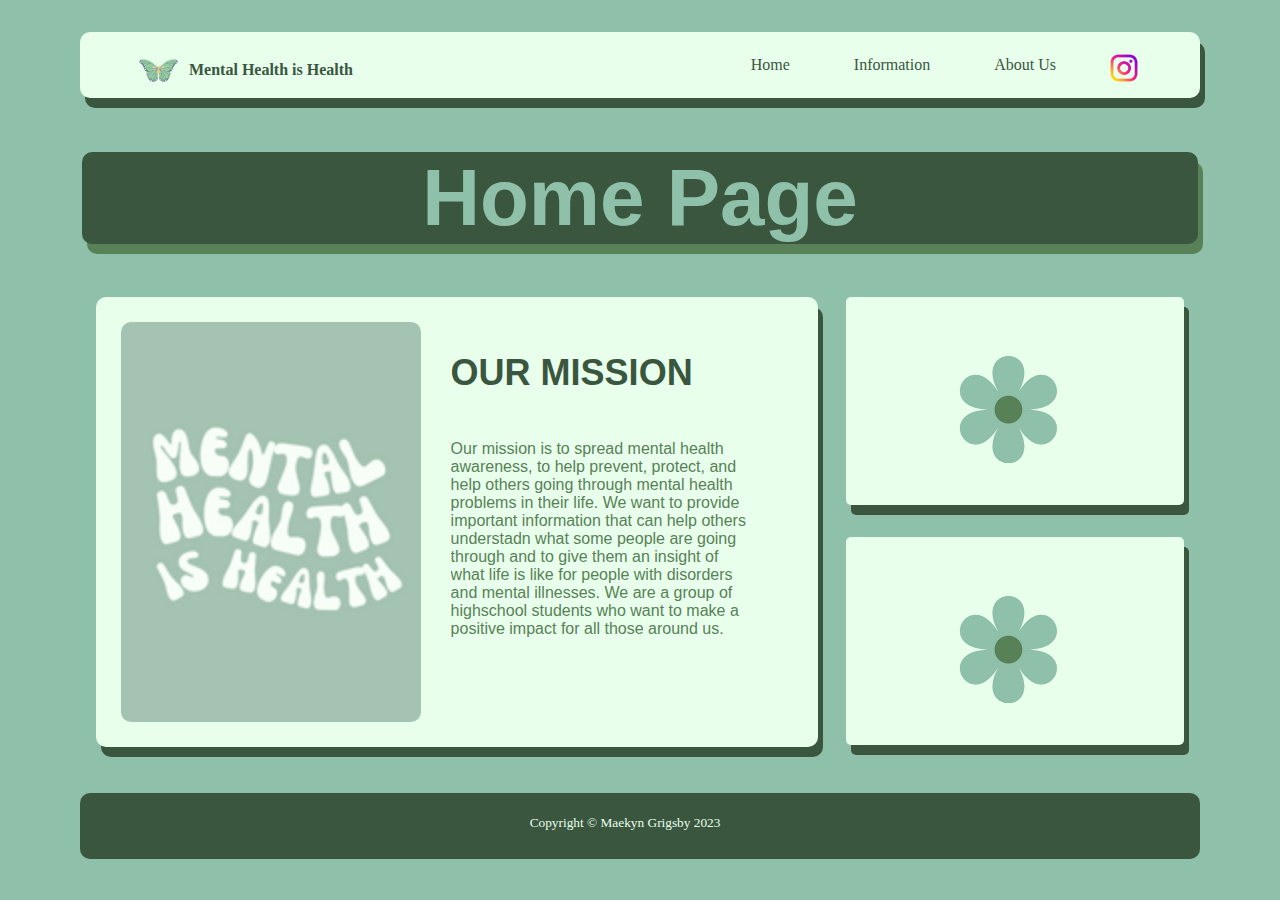
<file: index.html>
<!DOCTYPE html>
    <html lang="en">
        <head>
            <title>Mental Health is Health</title>
            <meta charset="utf-8">
            <link rel="stylesheet" href="style.css">
        </head>
        <body>
            <nav>
                <img src="img/logo.png" id="herologo" style="height:90%;width:auto;" alt="site logo">
                <a href="https://instagram.com" target="_blank"><img src="img/insta.png" alt="instagram logo" style="height:80%;width:auto;"></a>
                <h4>Mental Health is Health</h4>
                <ul>
                    <li><a href="index.html">Home</a></li>
                    <li><a href="info.html">Information</a></li>
                    <li><a href="about.html">About Us</a></li>
                </ul>
            </nav>
            <header>
                <h1>Home Page</h1>
            </header>
            <main>
                <div class="twoone">
                    <div class="left">
                        <img src="img/men.png">
                        <h2>OUR MISSION</h2>
                        <p>Our mission is to spread mental health awareness, to help prevent, protect, and help others going through mental health problems in their life. We want to provide important information that can help others understadn what some people are going through and to give them an insight of what life is like for people with disorders and mental illnesses. We are a group of highschool students who want to make a positive impact for all those around us.</p>
                    </div>
                    <div class="right">
                        <img src="img/flower.png" class="flowerhero">
                    </div>
                    <div class="righttwo">
                        <img src="img/flower.png" class="flowerhero">
                    </div>
                </div>
            </main>
            <footer>
                <small><p>Copyright © Maekyn Grigsby 2023<br>
                <a href="mailto:mentalhealthishealth@gmail.com">mentalhealthishealth@gmail.com</a></p></small>
            </footer>
        </body>
    </html>
</file>
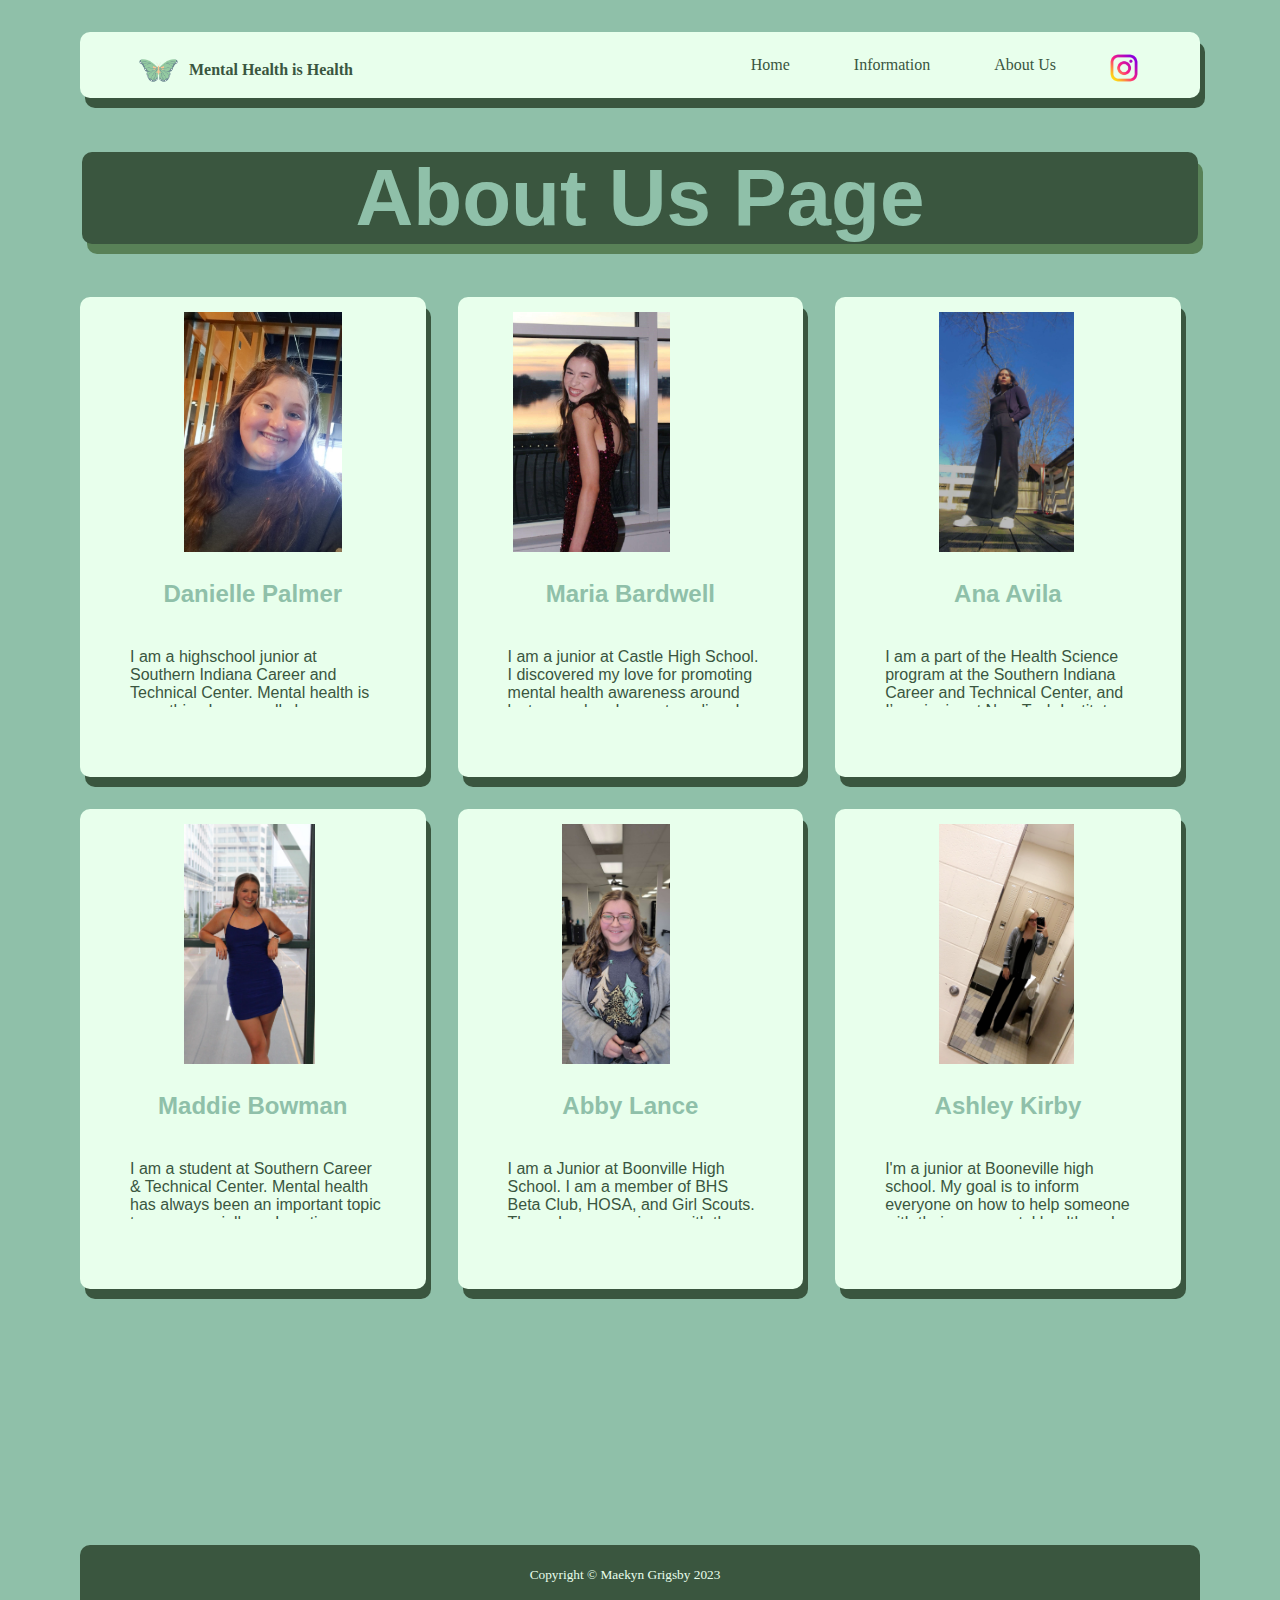
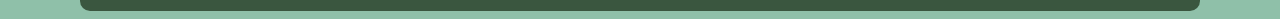
<file: about.html>
<!DOCTYPE html>
    <html lang="en">
        <head>
            <title>Mental Health is Health About Us</title>
            <meta charset="utf-8">
            <link rel="stylesheet" href="style.css">
        </head>
        <body>
            <nav>
                <img src="img/logo.png" id="herologo" style="height:90%;width:auto;" alt="site logo">
                <a href="https://instagram.com" target="_blank"><img src="img/insta.png" alt="instagram logo" style="height:80%;width:auto;"></a>
                <h4>Mental Health is Health</h4>
                <ul>
                    <li><a href="index.html">Home</a></li>
                    <li><a href="info.html">Information</a></li>
                    <li><a href="about.html">About Us</a></li>
                </ul>
            </nav>
            <header>
                <h1>About Us Page</h1>
            </header>
            <main>
                <div id="aboutus">
                    <div class="aboutcards" style="grid-column: 1/span 1;grid-row: 1/span 1;">
                        <img src="img/danielle.jpg" id="aboutimg" style="padding-left: 6.5em;">
                        <h3>Danielle Palmer</h3>
                        <div class="scroll">
                            <p>I am a highschool junior at Southern Indiana Career and Technical Center. Mental health is something I personally have struggled with. Over the last couple of years, I’ve dealt with the rollercoasters of depression, anxiety, and body image issues. It’s never easy. It’s hard and ever changing. I’ve dealt with people who dismiss the hardships of mental health, most of the time people just do not understand mental illness. This is why mental health education is so important.
                            </p>
                        </div>
                    </div>
                    <div class="aboutcards" style="grid-column: 2/span 1;grid-row: 1/span 1;">
                        <img src="img/maria.jpg" id="aboutimg">
                        <h3>Maria Bardwell</h3>
                        <div class="scroll">
                            <p>I am a junior at Castle High School. I discovered my love for promoting mental health awareness around last year when I was struggling. I was having a hard time with anxiety and one of my biggest questions I had was “what is too much worrying?” I just had no idea what to do, where to go, or how to talk about it. My goal with this project is to destigmatize, bring awareness to, and to help people manage their mental health.</p>
                        </div>
                    </div>
                    <div class="aboutcards" style="grid-column: 3/span 1;grid-row: 1/span 1;">
                        <img src="img/ana.jpg" id="aboutimg" style="padding-left: 6.5em;">
                        <h3>Ana Avila</h3>
                        <div class="scroll">
                            <p >I am a part of the Health Science program at the Southern Indiana Career and Technical Center, and I’m a junior at New Tech Institute. I’ve never really really educated myself on what mental health is. My thought on it was that mental health wasn’t  that serious, until not long ago I experienced a traumatic event, which led to me to struggle very much with my own mental health. I never really knew what to do or how to get the proper help I needed. With this project, I hope to have not only educated myself on how important mental health is, but to have also reached out to other people about how serious mental health is.  </p>
                        </div>
                    </div>
                    <div class="aboutcards" style="grid-column: 1/span 1;grid-row: 2/span 1;">
                        <img src="img/maddie.jpg" id="aboutimg" style="padding-left: 6.5em;">
                        <h3>Maddie Bowman</h3>
                        <div class="scroll">
                            <p>I am a student at Southern Career & Technical Center. Mental health has always been an important topic to me, especially as I continue my high school career. Throughout middle school and high school, I helped many people with their mental health in so many different ways. Mine as well as my partners goal throughout this mission is to help educate everyone how you can also help the people around you, when they need you the most!</p>
                        </div>
                    </div>
                    <div class="aboutcards" style="grid-column: 2/span 1;grid-row: 2/span 1;">
                        <img src="img/abby.jpg" id="aboutimg" style="padding-left: 6.5em;">
                        <h3>Abby Lance</h3>
                        <div class="scroll">
                            <p>I am a Junior at Boonville High School. I am a member of BHS Beta Club, HOSA, and Girl Scouts. Through my experience with these organizations, I have found my passion for community service and helping others.</p>
                        </div>
                    </div>
                    <div class="aboutcards" style="grid-column: 3/span 1;grid-row: 2/span 1;">
                        <img src="img/ashley.jpg" id="aboutimg" style="padding-left: 6.5em;">
                        <h3>Ashley Kirby</h3>
                        <div class="scroll">
                            <p> I'm a junior at Booneville high school. My goal is to inform everyone on how to help someone with their own mental health and others. Seeing my friends and family struggle has made me more passionate about being informed. I feel that it is very important to be able to help others around you.
                            </p>
                        </div>
                    </div>
                </div>
            </main>
            <footer>
                <small><p>Copyright © Maekyn Grigsby 2023<br>
                <a href="mailto:mentalhealthishealth@gmail.com">mentalhealthishealth@gmail.com</a></p></small>

            </footer>
        </body>
    </html>
</file>
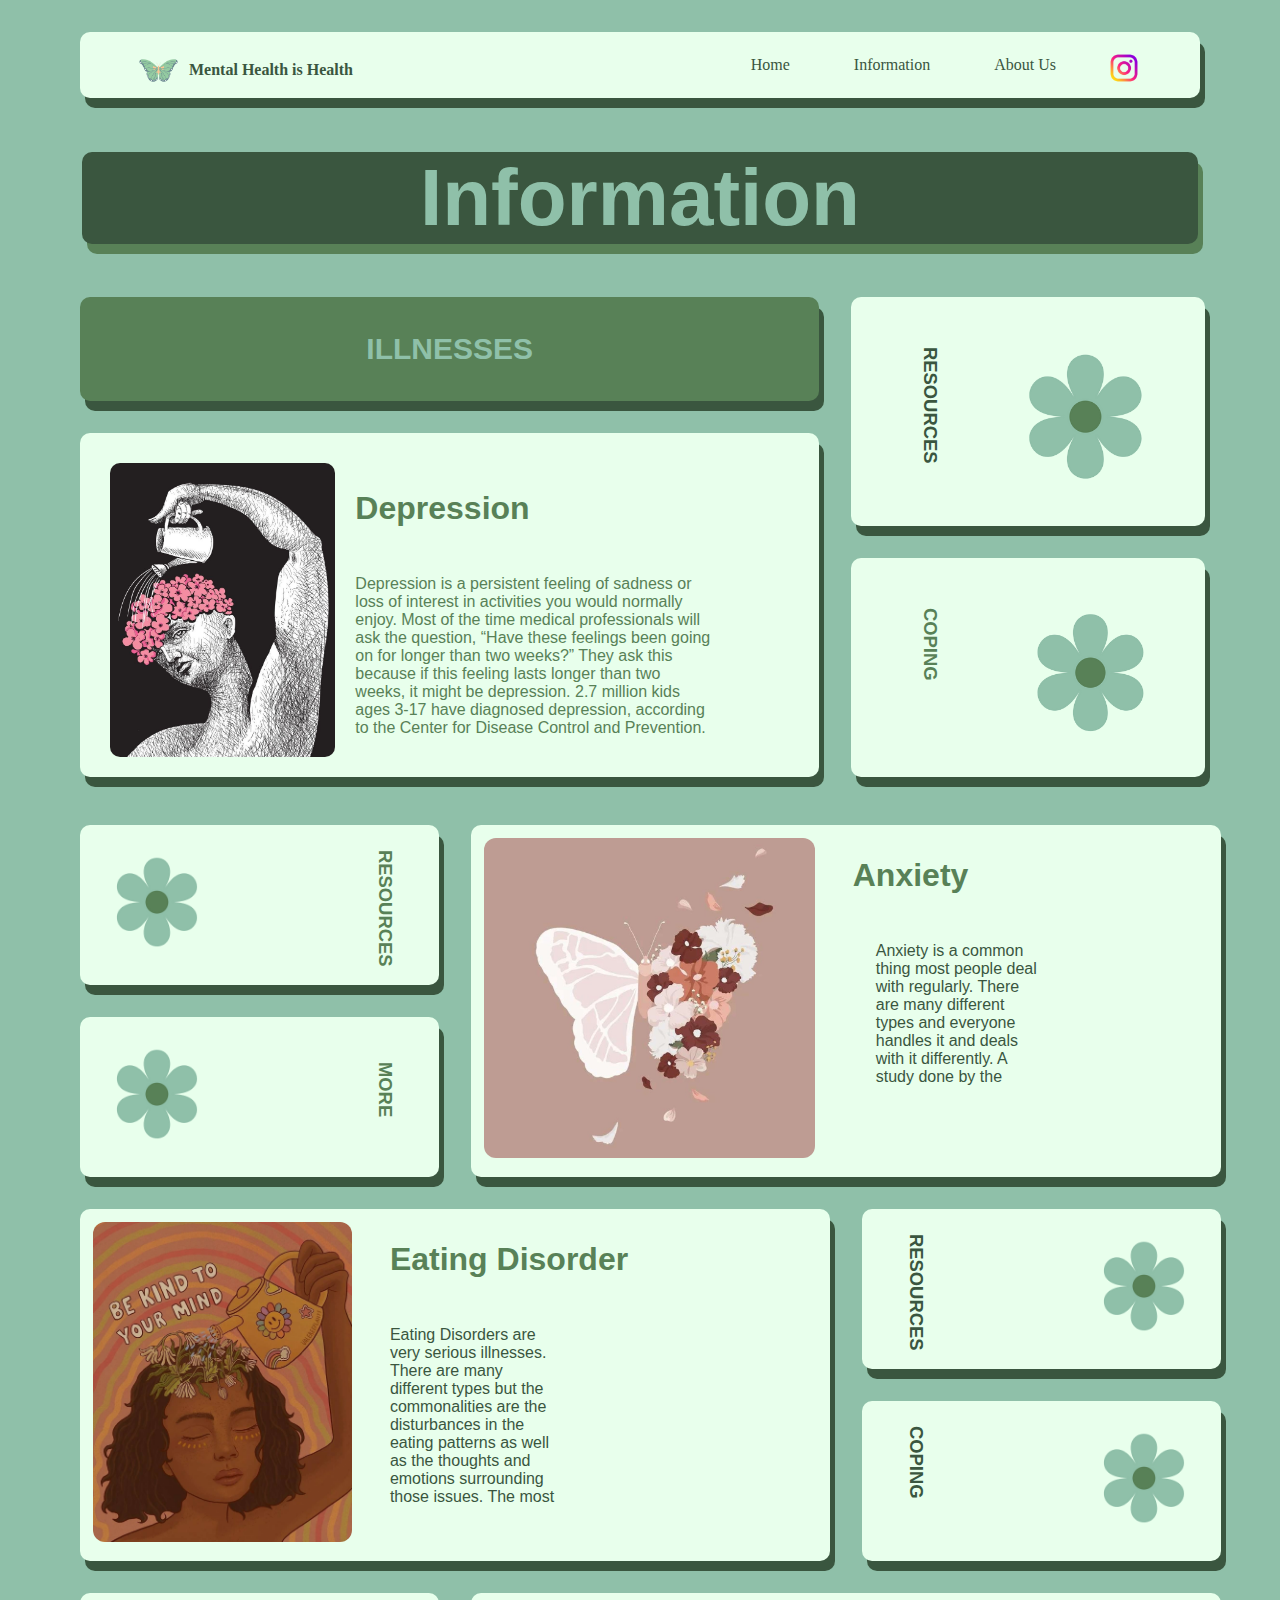
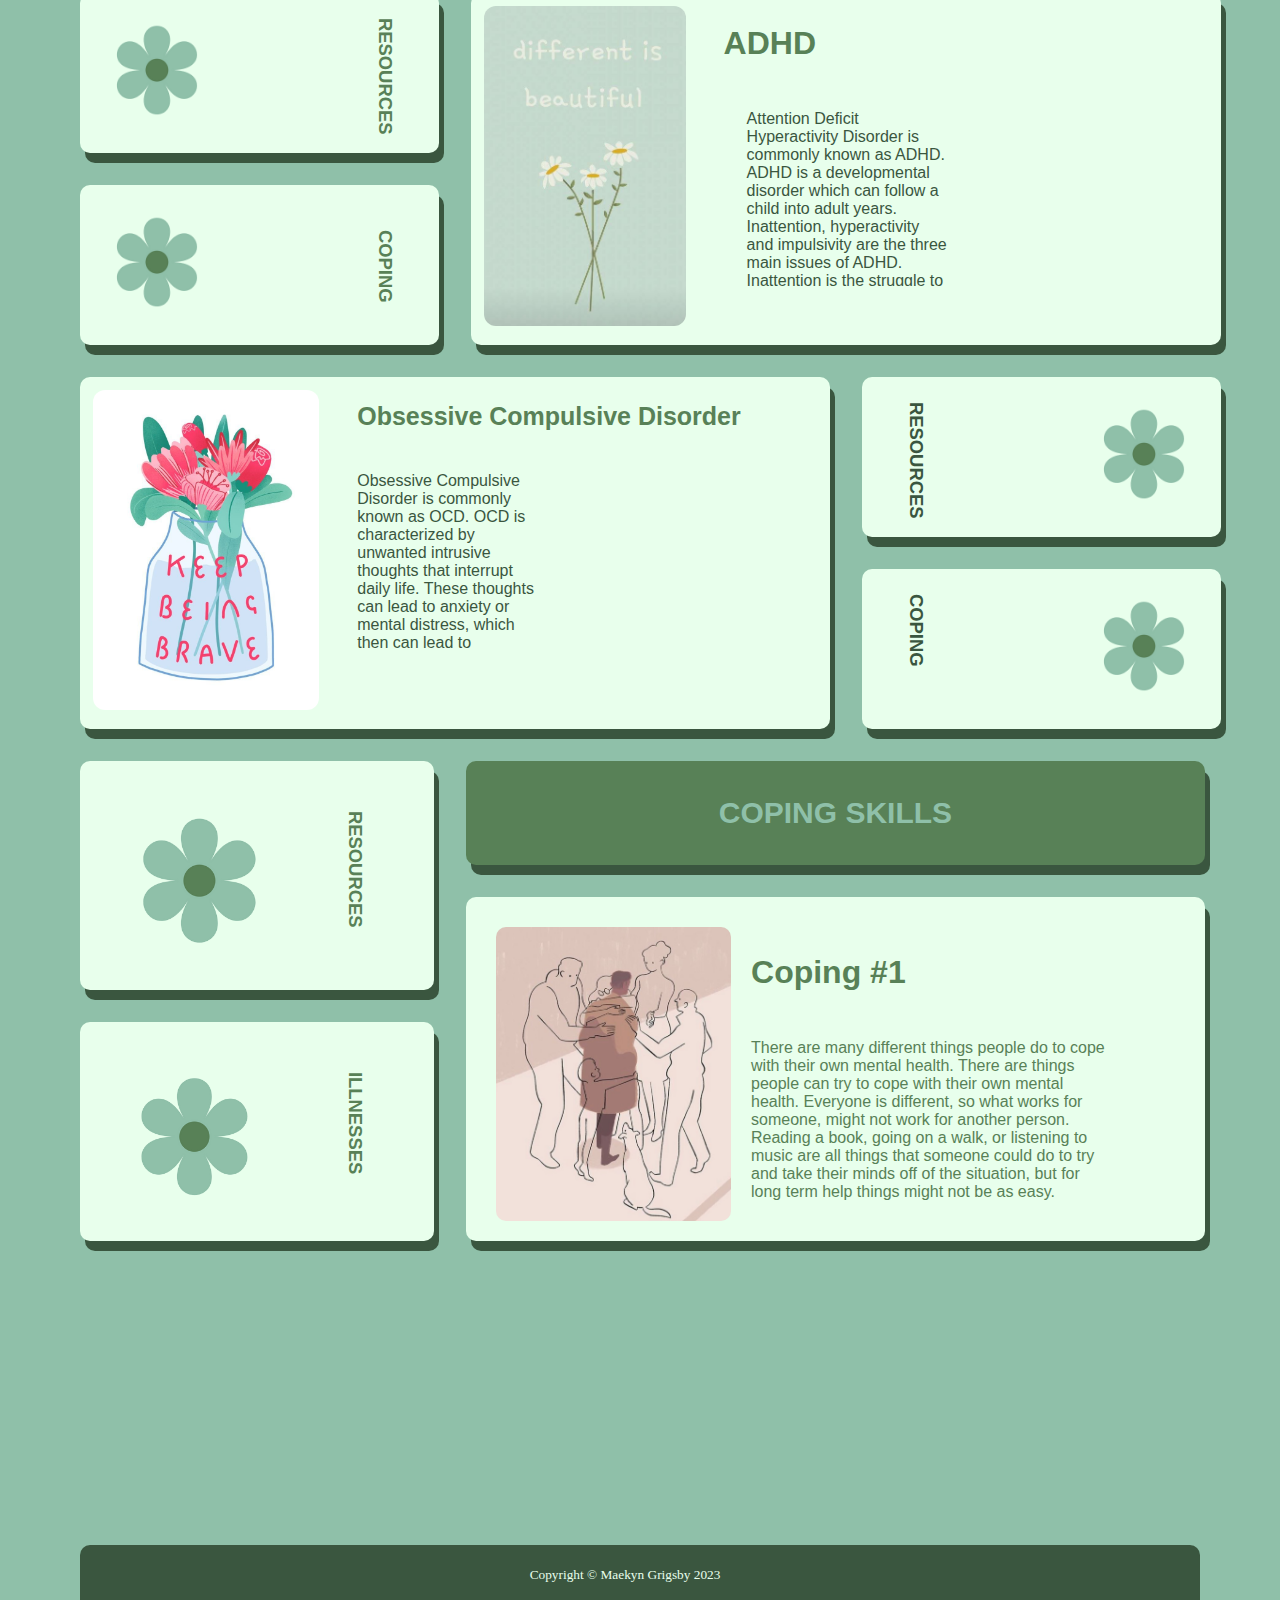
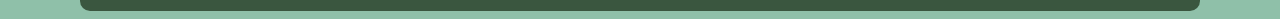
<file: info.html>
<!DOCTYPE html>
    <html lang="en">
        <head>
            <title>Mental Health is Health Information Page</title>
            <meta charset="utf-8">
            <link rel="stylesheet" href="style.css">
        </head>
        <body>
            
            <nav>
                <img src="img/logo.png" id="herologo" style="height:90%;width:auto;" alt="site logo">
                <a href="https://instagram.com" target="_blank"><img src="img/insta.png" alt="instagram logo" style="height:80%;width:auto;"></a>
                <h4>Mental Health is Health</h4>
                <ul>
                    <li><a href="index.html">Home</a></li>
                    <li><a href="info.html">Information</a></li>
                    <li><a href="about.html">About Us</a></li>
                </ul>
            </nav>
            <header>
                <h1>Information</h1>
            </header>
            <main>
                <div id="info">
                    <div class="infoheader" id="illnesses" style="grid-column: 1/span 2;grid-row: 1/span 1;">
                        <h2>Illnesses</h2>
                    </div>
                    <div class="infosections" style="grid-column: 3/span 1;grid-row: 1/span 2;">
                        <img src="img/flower.png" style="float: right;">
                        <a href="https://www.cdc.gov/childrensmentalhealth/data.html" target="_blank"  ><h6 class="verti1">RESOURCES</h6></a>
                    </div>
                    <div class="infosections" style="grid-column: 1/span 2;grid-row: 2/span 3;">
                        <img src="img/statue.jpg">
                        <h3>Depression</h3>
                        <div class="scroll" id="infoparts">
                            <p>Depression is a persistent feeling of sadness or loss of interest in activities you would normally enjoy. Most of the time medical professionals will ask the question, “Have these feelings been going on for longer than two weeks?” They ask this because if this feeling lasts longer than two weeks, it might be depression. 2.7 million kids ages 3-17 have diagnosed depression, according to the Center for Disease Control and Prevention. These numbers were taken in 2016-2019, pre-covid.</p>
                        </div>
                    </div>
                    <div class="infosections" style="grid-column: 3/span 1;grid-row: 3/span 2;">
                        <img src="img/flower.png" style="float: right;">
                        <h6 class="verti1" onclick="ScrollToCoping()">COPING</h6>
                    </div>
                </div>
                <div id="secondinfo">
                    <div class="underinfo" style="grid-column: 1/span 1;grid-row: 1/span 2;">
                        <img src="img/flower.png" style="float: left;">
                        <a href="https://www.cdc.gov/childrensmentalhealth/data.html" target="_blank"><h6 class="verti2" >RESOURCES</h6></a>
                    </div>
                    <div class="underinfo" style="grid-column: 2/span 2;grid-row: 1/span 4;">
                        <img src="img/anxiety.jpg">
                        <h3>Anxiety</h3>
                        <div class="scroll" id="infoparts" style="width:50%;height:50%;">
                            <p style="padding-left:3em;padding-right:5em;float: left;">Anxiety is a common thing most people deal with regularly. There are many different types and everyone handles it and deals with it differently. A study done by the Center for Disease Control and Prevention from 2016-2019 showed that 5.8 million kids ages 3-17 have diagnosed anxiety. (CDC) These numbers were taken pre-covid. Anxiety is not easy to deal with, but there are some things you can try in order to possibly provide some relief. Listening to music, talking with a trusted loved one, or keeping a diary are good things to try.</p>
                        </div>
                    </div>
                    <div class="underinfo" style="grid-column: 1/span 1;grid-row: 3/span 2;">
                        <img src="img/flower.png" style="float: left;">
                        <h6 class="verti2" style="padding-top: 45px;">MORE</h6>
                    </div>
                </div>
                <div id="secondinfo">
                    <div class="underinfo" style="grid-column: 3/span 1;grid-row: 1/span 2;">
                        <img src="img/flower.png" style="float: right;">
                        <a href="https://www.nimh.nih.gov/health/topics/eating-disorders" target="_blank"><h6 class="verti1" >RESOURCES</h6></a>
                    </div>
                    <div class="underinfo" style="grid-column: 1/span 2;grid-row: 1/span 4;">
                        <img src="img/ed.jpg">
                        <h3>Eating Disorder</h3>
                        <div class="scroll" id="infoparts" style="width:50%;">
                            <p>Eating Disorders are very serious illnesses. There are many different types but the commonalities are the disturbances in the eating patterns as well as the thoughts and emotions surrounding those issues. The most common types are anorexia nervosa, bulimia nervosa, and binge eating disorder. Eating disorders are becoming more and more common. These issues can be super hard to deal with, especially when trying to deal with them alone. It is important to reach out and get help. It can be very scary, but it is imperative to get help.</p>
                        </div>
                    </div>
                    <div class="underinfo" style="grid-column: 3/span 1;grid-row: 3/span 2;">
                        <img src="img/flower.png" style="float: right;">
                        <h6 class="verti1" onclick="ScrollToCoping()">COPING</h6>
                    </div>
                </div>
                <div id="secondinfo">
                    <div class="underinfo" style="grid-column: 1/span 1;grid-row: 1/span 2;">
                        <img src="img/flower.png" style="float: left;">
                        <a href="https://www.nimh.nih.gov/health/publications/attention-deficit-hyperactivity-disorder-in-children-and-teens-what-you-need-to-know " target="_blank"><h6 class="verti2" >RESOURCES</h6></a>
                    </div>
                    <div class="underinfo" style="grid-column: 2/span 2;grid-row: 1/span 4;">
                        <img src="img/difisbeau.jpg">
                        <h3>ADHD </h3>
                        <div class="scroll" id="infoparts">
                            <p style="padding-left:3em;padding-right:5em;float: left;">Attention Deficit Hyperactivity Disorder  is commonly known as ADHD. ADHD is a developmental disorder which can follow a child into adult years. Inattention, hyperactivity and impulsivity are the three main issues of ADHD. Inattention is the struggle to maintain focus. Not listening closely to small details, or not following through with tasks that require lots of mental effort are both some examples of inattention. Some examples of hyperactivity and impulsivity are fidgeting, talking excessively, and interrupting others. ADHD can make everyday tasks very difficult which is why it is important to seek help if you are struggling with symptoms. </p>
                        </div>
                    </div>
                    <div class="underinfo" style="grid-column: 1/span 1;grid-row: 3/span 2;">
                        <img src="img/flower.png" style="float: left;">
                        <h6 class="verti2" style="padding-top: 45px;" onclick="ScrollToCoping()">COPING</h6>
                    </div>
                </div>
                <div id="secondinfo">
                    <div class="underinfo" style="grid-column: 3/span 1;grid-row: 1/span 2;">
                        <img src="img/flower.png" style="float: right;">
                        <a href="https://www.mcleanhospital.org/essential/ocd-kids-teens" target="_blank"><h6 class="verti1" >RESOURCES</h6></a>
                    </div>
                    <div class="underinfo" style="grid-column: 1/span 2;grid-row: 1/span 4;">
                        <img src="img/bebrave.jpg">
                        <h3 style="font-size: 25px;">Obsessive Compulsive Disorder</h3>
                        <div class="scroll" id="infoparts" style="width:25em;">
                            <p>Obsessive Compulsive Disorder is commonly known as OCD. OCD is characterized by unwanted intrusive thoughts that interrupt daily life. These thoughts can lead to anxiety or mental distress, which then can lead to compulsions. These compulsions aim to stop the thoughts or distress. Some examples of compulsions are having to clean things a certain way, rewrite, reread or re-talk, or avoid certain words or numbers due to a negative connotation the person puts upon them. OCD can be very hard to live with due to these compulsions, this is why talking to someone trusted is always a good idea. </p>
                        </div>
                    </div>
                    <div class="underinfo" style="grid-column: 3/span 1;grid-row: 3/span 2;">
                        <img src="img/flower.png" style="float: right;">
                        <h6 class="verti1" onclick="ScrollToCoping()">COPING</h6>
                    </div>
                </div>
                <div id="info">
                    <div class="infosections" style="grid-column: 1/span 1;grid-row: 1/span 2;">
                        <img src="img/flower.png" style="float: left;">
                        <a href="https://linktr.ee/mentalhealthishealth_hosa " target="_blank"><h6 class="verti2" >RESOURCES</h6></a>
                    </div>
                    <div class="infoheader" id="coping" style="grid-column: 2/span 2;grid-row: 1/span 1;">
                        <h2>Coping Skills</h2>
                    </div>
                    <div class="infosections" style="grid-column: 1/span 1;grid-row: 3/span 2;">
                        <img src="img/flower.png" style="float: left;">
                        <h6 class="verti2" onclick="ScrollToIllnesses()">ILLNESSES</h6>
                    </div>
                    <div class="infosections" style="grid-column: 2/span 2;grid-row: 2/span 3;">
                        <img src="img/coping.jpg">
                        <h3>Coping #1</h3>
                        <div class="scroll" id="infoparts">
                            <p>There are many different things people do to cope with their own mental health. There are things people can try to cope with their own mental health. Everyone is different, so what works for someone, might not work for another person. Reading a book, going on a walk, or listening to music are all things that someone could do to try and take their minds off of the situation, but for long term help things might not be as easy. Journaling can be helpful for long term healing. By journaling, a person can document the things that give them problems. In the future, find ways to deal with those situations. Group therapy or support groups is also another great option. It gives people who are dealing with the same issues a space to freely talk through things. Medication and therapy are also some options. Through therapy, a person can get one on one time with a trained professional. They can give advice on situations, but also provide a safe environment. Medication is another option that can help lessen symptoms. There are many different ways to cope, the most important thing is finding what works for you. </p>
                        </div>
                    </div>
                    
                </div>
                
            </main>
            <footer>
                <small><p>Copyright © Maekyn Grigsby 2023<br>
                <a href="mailto:mentalhealthishealth@gmail.com">mentalhealthishealth@gmail.com</a></p></small>

            </footer>
        </body>
        <script>
            window.scroll({
            top: 2500, 
            left: 0, 
            behavior: 'smooth'
            });

            // Scroll certain amounts from current position 
            window.scrollBy({ 
            top: 100, // could be negative value
            left: 0, 
            behavior: 'smooth' 
            });

            // Scroll to a certain element
            function ScrollToIllnesses() {
                document.querySelector('#illnesses').scrollIntoView({ 
                behavior: 'smooth'
                }) 
            };

            function ScrollToCoping() {
                document.querySelector('#coping').scrollIntoView({ 
                behavior: 'smooth'
                }) 
            };

            
        </script>
    </html>
</file>
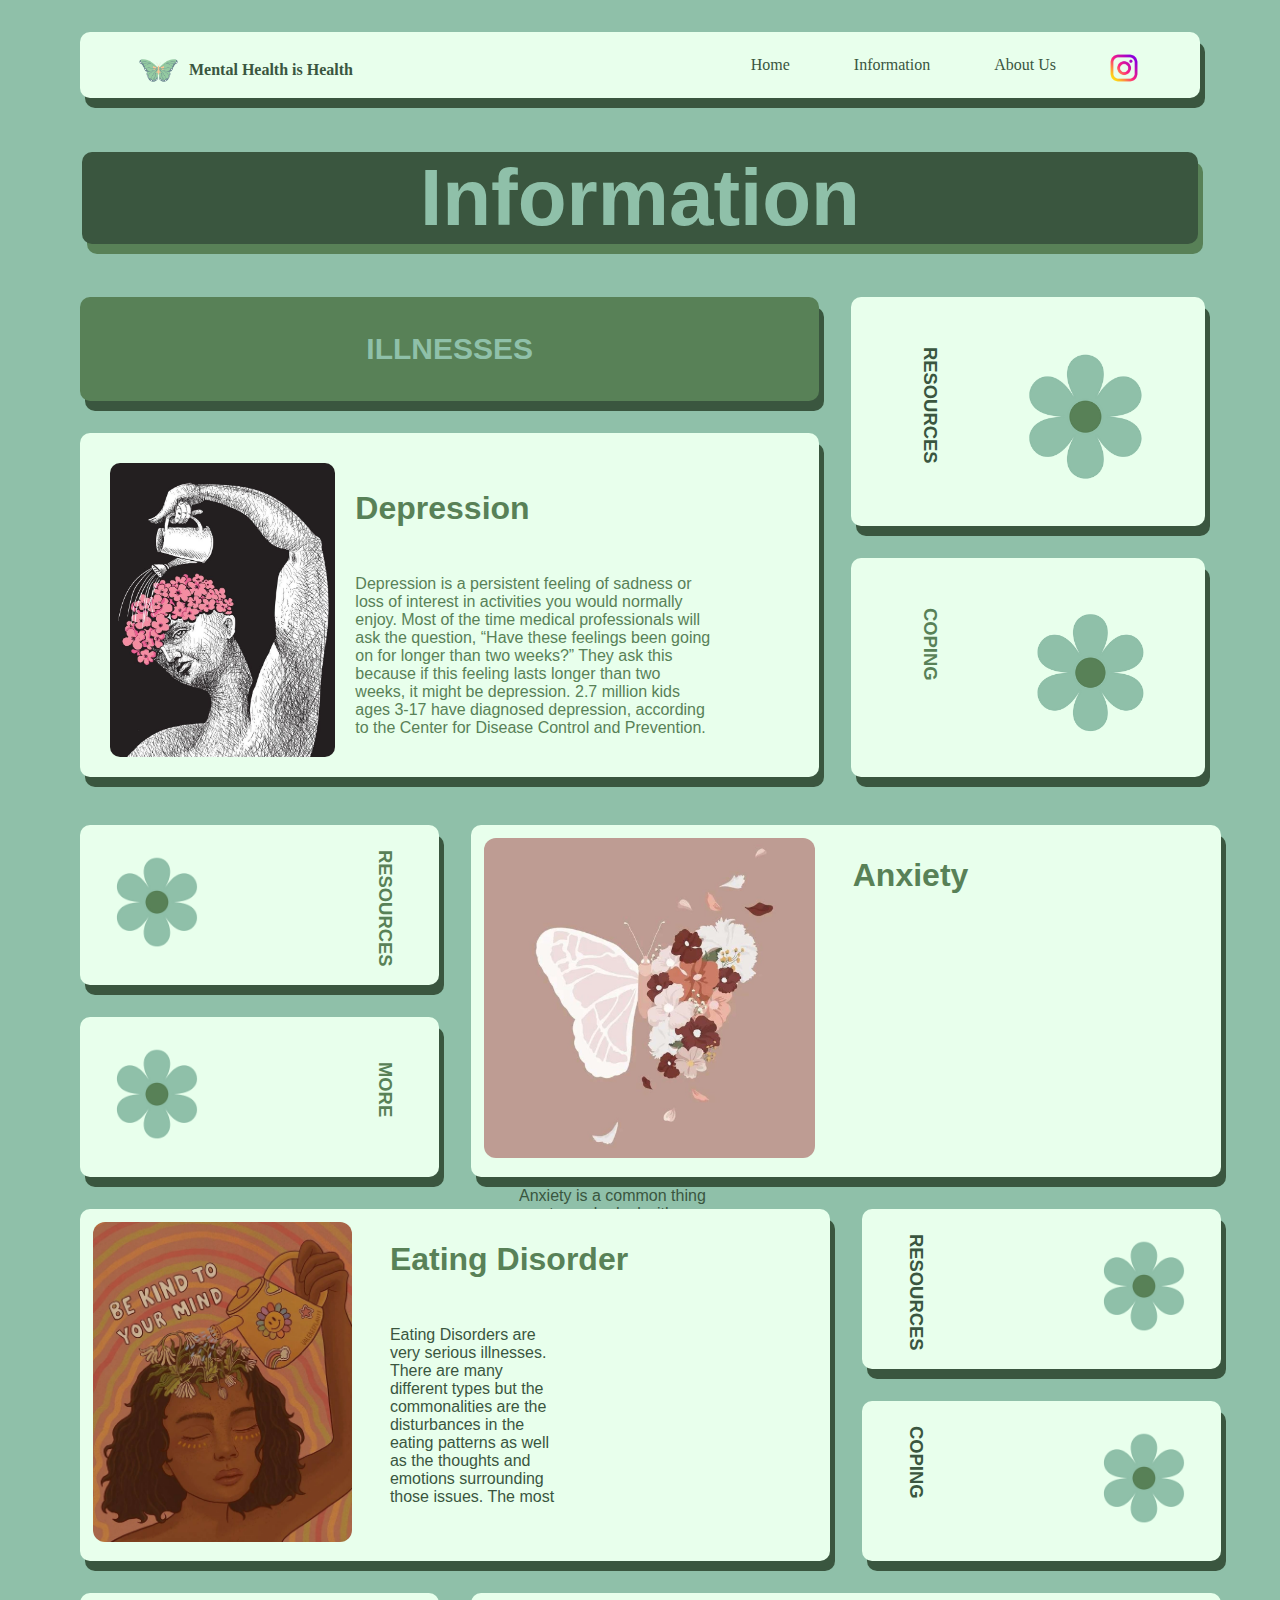
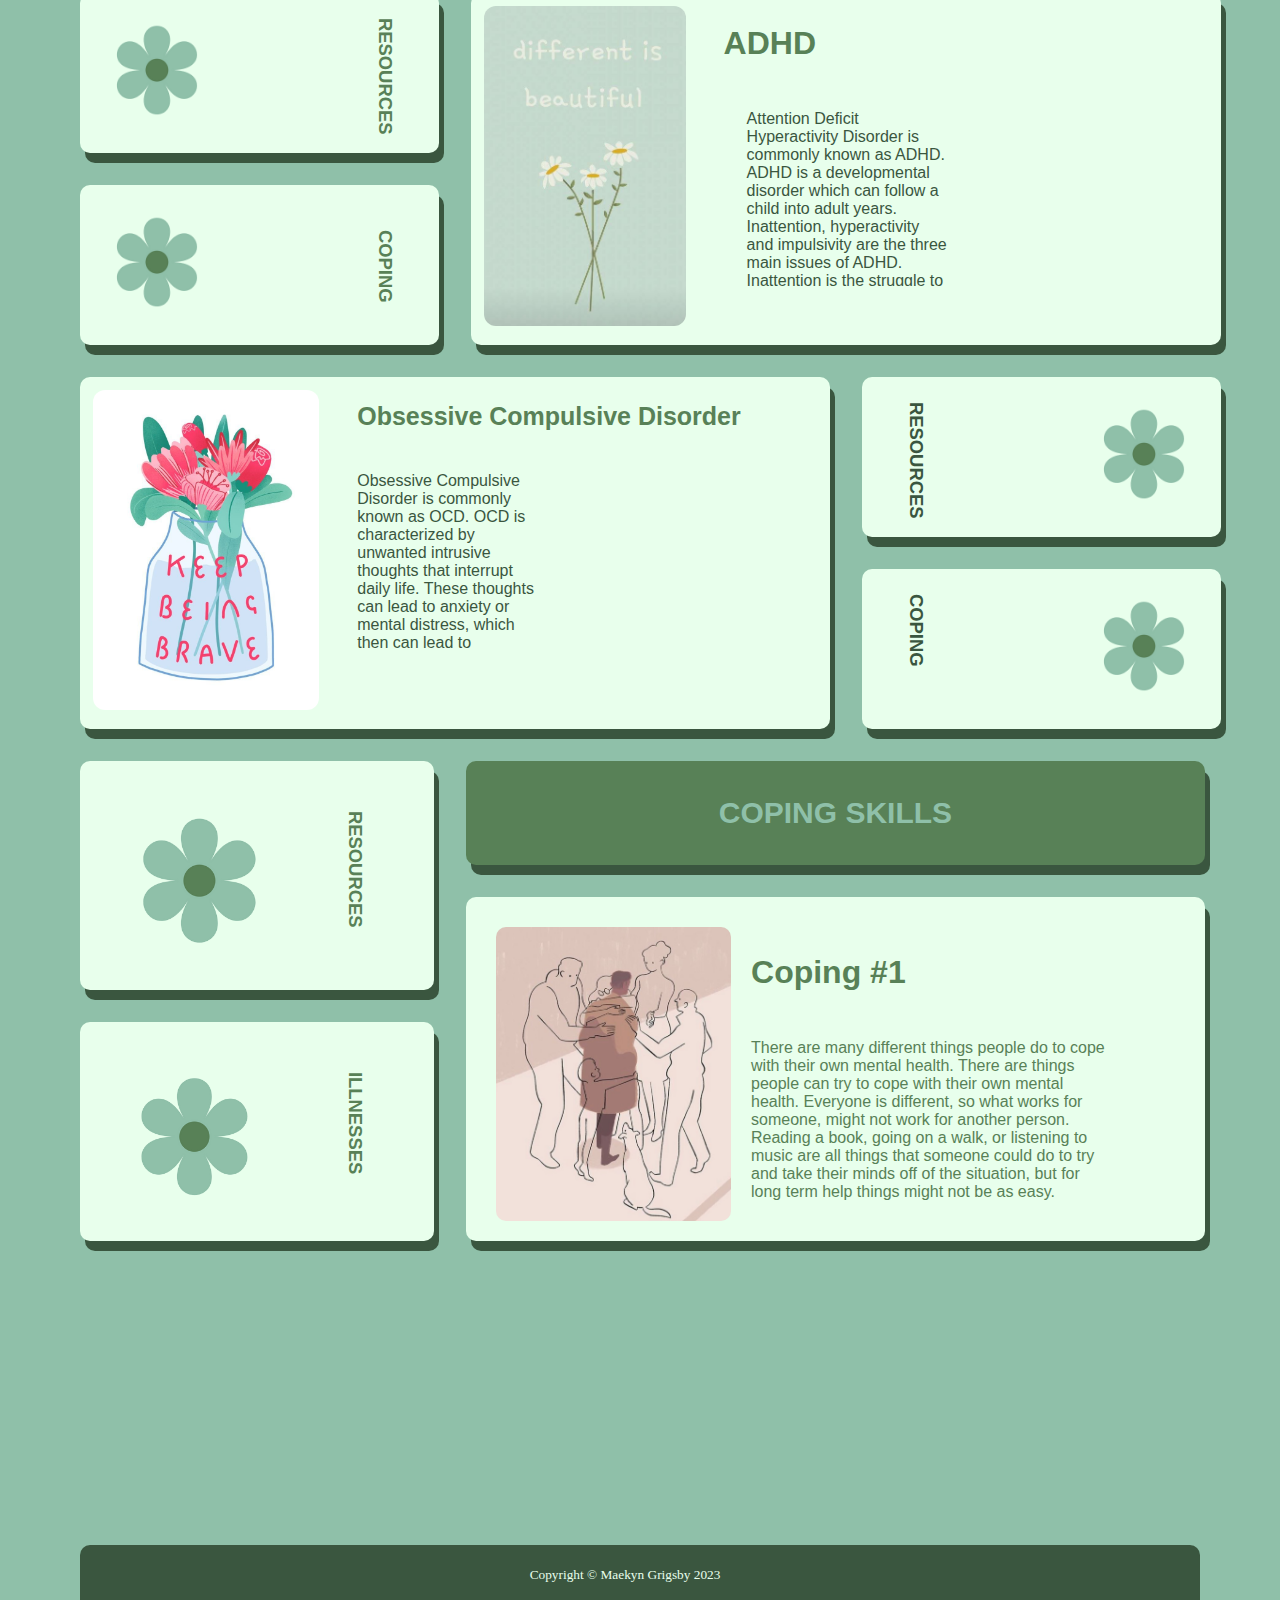
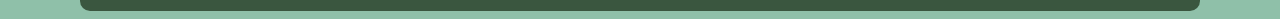
<file: ENversion/info.html>
<!DOCTYPE html>
    <html lang="en">
        <head>
            <title>Mental Health is Health Information Page</title>
            <meta charset="utf-8">
            <link rel="stylesheet" href="style.css">
        </head>
        <body>
            
            <nav>
                <img src="img/logo.png" id="herologo" style="height:90%;width:auto;" alt="site logo">
                <a href="https://instagram.com" target="_blank"><img src="img/insta.png" alt="instagram logo" style="height:80%;width:auto;"></a>
                <h4>Mental Health is Health</h4>
                <ul>
                    <li><a href="index.html">Home</a></li>
                    <li><a href="info.html">Information</a></li>
                    <li><a href="about.html">About Us</a></li>
                </ul>
            </nav>
            <header>
                <h1>Information</h1>
            </header>
            <main>
                <div id="info">
                    <div class="infoheader" id="illnesses" style="grid-column: 1/span 2;grid-row: 1/span 1;">
                        <h2>Illnesses</h2>
                    </div>
                    <div class="infosections" style="grid-column: 3/span 1;grid-row: 1/span 2;">
                        <img src="img/flower.png" style="float: right;">
                        <a href="https://www.cdc.gov/childrensmentalhealth/data.html" target="_blank"  ><h6 class="verti1">RESOURCES</h6></a>
                    </div>
                    <div class="infosections" style="grid-column: 1/span 2;grid-row: 2/span 3;">
                        <img src="img/statue.jpg">
                        <h3>Depression</h3>
                        <div class="scroll" id="infoparts">
                            <p>Depression is a persistent feeling of sadness or loss of interest in activities you would normally enjoy. Most of the time medical professionals will ask the question, “Have these feelings been going on for longer than two weeks?” They ask this because if this feeling lasts longer than two weeks, it might be depression. 2.7 million kids ages 3-17 have diagnosed depression, according to the Center for Disease Control and Prevention. These numbers were taken in 2016-2019, pre-covid.</p>
                        </div>
                    </div>
                    <div class="infosections" style="grid-column: 3/span 1;grid-row: 3/span 2;">
                        <img src="img/flower.png" style="float: right;">
                        <h6 class="verti1" onclick="ScrollToCoping()">COPING</h6>
                    </div>
                </div>
                <div id="secondinfo">
                    <div class="underinfo" style="grid-column: 1/span 1;grid-row: 1/span 2;">
                        <img src="img/flower.png" style="float: left;">
                        <a href="https://www.cdc.gov/childrensmentalhealth/data.html" target="_blank"><h6 class="verti2" >RESOURCES</h6></a>
                    </div>
                    <div class="underinfo" style="grid-column: 2/span 2;grid-row: 1/span 4;">
                        <img src="img/anxiety.jpg">
                        <h3>Anxiety</h3>
                        <div class="scroll" id="infoparts">
                            <p style="padding-left:3em;padding-right:5em;float: left;">Anxiety is a common thing most people deal with regularly. There are many different types and everyone handles it and deals with it differently. A study done by the Center for Disease Control and Prevention from 2016-2019 showed that 5.8 million kids ages 3-17 have diagnosed anxiety. (CDC) These numbers were taken pre-covid. Anxiety is not easy to deal with, but there are some things you can try in order to possibly provide some relief. Listening to music, talking with a trusted loved one, or keeping a diary are good things to try.</p>
                        </div>
                    </div>
                    <div class="underinfo" style="grid-column: 1/span 1;grid-row: 3/span 2;">
                        <img src="img/flower.png" style="float: left;">
                        <h6 class="verti2" style="padding-top: 45px;">MORE</h6>
                    </div>
                </div>
                <div id="secondinfo">
                    <div class="underinfo" style="grid-column: 3/span 1;grid-row: 1/span 2;">
                        <img src="img/flower.png" style="float: right;">
                        <a href="https://www.nimh.nih.gov/health/topics/eating-disorders" target="_blank"><h6 class="verti1" >RESOURCES</h6></a>
                    </div>
                    <div class="underinfo" style="grid-column: 1/span 2;grid-row: 1/span 4;">
                        <img src="img/ed.jpg">
                        <h3>Eating Disorder</h3>
                        <div class="scroll" id="infoparts" style="width:50%;">
                            <p>Eating Disorders are very serious illnesses. There are many different types but the commonalities are the disturbances in the eating patterns as well as the thoughts and emotions surrounding those issues. The most common types are anorexia nervosa, bulimia nervosa, and binge eating disorder. Eating disorders are becoming more and more common. These issues can be super hard to deal with, especially when trying to deal with them alone. It is important to reach out and get help. It can be very scary, but it is imperative to get help.</p>
                        </div>
                    </div>
                    <div class="underinfo" style="grid-column: 3/span 1;grid-row: 3/span 2;">
                        <img src="img/flower.png" style="float: right;">
                        <h6 class="verti1" onclick="ScrollToCoping()">COPING</h6>
                    </div>
                </div>
                <div id="secondinfo">
                    <div class="underinfo" style="grid-column: 1/span 1;grid-row: 1/span 2;">
                        <img src="img/flower.png" style="float: left;">
                        <a href="https://www.nimh.nih.gov/health/publications/attention-deficit-hyperactivity-disorder-in-children-and-teens-what-you-need-to-know " target="_blank"><h6 class="verti2" >RESOURCES</h6></a>
                    </div>
                    <div class="underinfo" style="grid-column: 2/span 2;grid-row: 1/span 4;">
                        <img src="img/difisbeau.jpg">
                        <h3>ADHD </h3>
                        <div class="scroll" id="infoparts">
                            <p style="padding-left:3em;padding-right:5em;float: left;">Attention Deficit Hyperactivity Disorder  is commonly known as ADHD. ADHD is a developmental disorder which can follow a child into adult years. Inattention, hyperactivity and impulsivity are the three main issues of ADHD. Inattention is the struggle to maintain focus. Not listening closely to small details, or not following through with tasks that require lots of mental effort are both some examples of inattention. Some examples of hyperactivity and impulsivity are fidgeting, talking excessively, and interrupting others. ADHD can make everyday tasks very difficult which is why it is important to seek help if you are struggling with symptoms. </p>
                        </div>
                    </div>
                    <div class="underinfo" style="grid-column: 1/span 1;grid-row: 3/span 2;">
                        <img src="img/flower.png" style="float: left;">
                        <h6 class="verti2" style="padding-top: 45px;" onclick="ScrollToCoping()">COPING</h6>
                    </div>
                </div>
                <div id="secondinfo">
                    <div class="underinfo" style="grid-column: 3/span 1;grid-row: 1/span 2;">
                        <img src="img/flower.png" style="float: right;">
                        <a href="https://www.mcleanhospital.org/essential/ocd-kids-teens" target="_blank"><h6 class="verti1" >RESOURCES</h6></a>
                    </div>
                    <div class="underinfo" style="grid-column: 1/span 2;grid-row: 1/span 4;">
                        <img src="img/bebrave.jpg">
                        <h3 style="font-size: 25px;">Obsessive Compulsive Disorder</h3>
                        <div class="scroll" id="infoparts" style="width:25em;">
                            <p>Obsessive Compulsive Disorder is commonly known as OCD. OCD is characterized by unwanted intrusive thoughts that interrupt daily life. These thoughts can lead to anxiety or mental distress, which then can lead to compulsions. These compulsions aim to stop the thoughts or distress. Some examples of compulsions are having to clean things a certain way, rewrite, reread or re-talk, or avoid certain words or numbers due to a negative connotation the person puts upon them. OCD can be very hard to live with due to these compulsions, this is why talking to someone trusted is always a good idea. </p>
                        </div>
                    </div>
                    <div class="underinfo" style="grid-column: 3/span 1;grid-row: 3/span 2;">
                        <img src="img/flower.png" style="float: right;">
                        <h6 class="verti1" onclick="ScrollToCoping()">COPING</h6>
                    </div>
                </div>
                <div id="info">
                    <div class="infosections" style="grid-column: 1/span 1;grid-row: 1/span 2;">
                        <img src="img/flower.png" style="float: left;">
                        <a href="https://linktr.ee/mentalhealthishealth_hosa " target="_blank"><h6 class="verti2" >RESOURCES</h6></a>
                    </div>
                    <div class="infoheader" id="coping" style="grid-column: 2/span 2;grid-row: 1/span 1;">
                        <h2>Coping Skills</h2>
                    </div>
                    <div class="infosections" style="grid-column: 1/span 1;grid-row: 3/span 2;">
                        <img src="img/flower.png" style="float: left;">
                        <h6 class="verti2" onclick="ScrollToIllnesses()">ILLNESSES</h6>
                    </div>
                    <div class="infosections" style="grid-column: 2/span 2;grid-row: 2/span 3;">
                        <img src="img/coping.jpg">
                        <h3>Coping #1</h3>
                        <div class="scroll" id="infoparts">
                            <p>There are many different things people do to cope with their own mental health. There are things people can try to cope with their own mental health. Everyone is different, so what works for someone, might not work for another person. Reading a book, going on a walk, or listening to music are all things that someone could do to try and take their minds off of the situation, but for long term help things might not be as easy. Journaling can be helpful for long term healing. By journaling, a person can document the things that give them problems. In the future, find ways to deal with those situations. Group therapy or support groups is also another great option. It gives people who are dealing with the same issues a space to freely talk through things. Medication and therapy are also some options. Through therapy, a person can get one on one time with a trained professional. They can give advice on situations, but also provide a safe environment. Medication is another option that can help lessen symptoms. There are many different ways to cope, the most important thing is finding what works for you. </p>
                        </div>
                    </div>
                    
                </div>
                
            </main>
            <footer>
                <small><p>Copyright © Maekyn Grigsby 2023<br>
                <a href="mailto:mentalhealthishealth@gmail.com">mentalhealthishealth@gmail.com</a></p></small>

            </footer>
        </body>
        <script>
            window.scroll({
            top: 2500, 
            left: 0, 
            behavior: 'smooth'
            });

            // Scroll certain amounts from current position 
            window.scrollBy({ 
            top: 100, // could be negative value
            left: 0, 
            behavior: 'smooth' 
            });

            // Scroll to a certain element
            function ScrollToIllnesses() {
                document.querySelector('#illnesses').scrollIntoView({ 
                behavior: 'smooth'
                }) 
            };

            function ScrollToCoping() {
                document.querySelector('#coping').scrollIntoView({ 
                behavior: 'smooth'
                }) 
            };

            
        </script>
    </html>
</file>
<file: style.css>
/* tags */

html {
    scroll-behavior: smooth;
  }

body {
    background-color: #8fc0a9;
    margin-left: auto;
    margin-right: auto;
}
header {
    margin-left: auto;
    margin-right: auto;
    background-color: #3a563f;
    color:#8fc0a9;
    padding-left:4.5em;
    padding-right:4.5em;
    width:59%;
    text-align: center;
    font-size: 2.5em;
    border-radius: 10px;
    font-family: Verdana, Geneva, Tahoma, sans-serif;
    box-shadow: 5px 10px #588157 ;
}

h2 {
    font-size:2.25em;
}

main {
    color:#588157;
    padding-left:3em;
    display: block;
    /* padding-bottom: 15em; */
    font-family: Verdana, Geneva, Tahoma, sans-serif;
    margin-bottom: 20%;
}

main h2{
    color: #3a563f
}

nav {
    margin-top:2em;
    color:#3a563f;
    border-radius: 10px;
    height:50px;
    width:80%;
    background-color: #e8ffec;
    margin-left: auto;
    margin-right: auto;
    padding-top: 0.5em;
    padding-bottom: 0.5em;
    padding-right: 3em;
    padding-left: 3em;
    box-shadow: 5px 10px #3a563f ;
}

nav img{
    height:25px;
    width: 25px;
    padding:0.5em;
    float: right;
}

nav ul{
    display: flex;
    flex-direction: row;
    float: right;
    text-decoration: none;
    list-style-type: none;
    padding-right:0.5em;
}

nav li{
    padding-left:2em;
    padding-right: 2em;
}

nav a{
    text-decoration: none;
    color:#3a563f;
}



footer {
    /* margin-top:30%; */
    color:#e8ffec;
    border-radius: 10px;
    height:50px;
    width:80%;
    background-color: #3a563f;
    margin-left: auto;
    margin-right: auto;
    padding-top: 0.5em;
    padding-bottom: 0.5em;
    padding-right: 3em;
    padding-left: 3em;
    text-align: center;
    overflow: auto;
}

footer p {
    float:left;
    margin-left:20em;
}

/* classes */

.right{
    width:20%;
    margin-right:2em;
    background-color: #e8ffec;
    border-radius: 5px;
    box-shadow: 5px 10px #3a563f ;
}

.righttwo{
    width:20%;
    margin-right:2em;
    background-color: #e8ffec;
    border-radius: 5px;
    box-shadow: 5px 10px #3a563f ;
}

.left{
    width:50%;
    background-color: #e8ffec;
    border-radius: 10px;
    box-shadow: 5px 10px #3a563f ;
}

.twoone{
    display: grid;
    grid-template-columns: 1fr 33%;
    grid-template-rows: 130% 130%;
    row-gap: 2em;
    column-gap: 5em;
    height:10em;
    margin-left: 3em;
    margin-right:4em;
    padding-bottom: 5em;
    /* margin-bottom: 4em; */
}

.twoone .left{
    float:left;
    grid-row:1;
    grid-column: 1/ span 2;
    grid-row: 1/span 2;
    width:60%;
    padding:25px;
    height:25em;
    box-shadow: 5px 10px #3a563f ;
}

.twoone .left h2,p{
    float:right;
    overflow: auto;
    padding-right:40px;
    padding-left: 0;
    /* display: flex;
    flex-direction: column; */
    width:45%;
}

.twoone .left img{
    float:left;
    width:300px;
    height: 400px;
    border-radius: 10px;
    overflow: auto;
}

.twoone .right{
    float:right;
    grid-column: 2/span 1;
    grid-row: 1;
    width:auto;
    /* overflow: auto; */
    padding:25px;
}

.twoone .righttwo{
    float:right;
    grid-column: 2/span 1;
    grid-row: 2;
    width:auto;
    /* overflow: auto; */
    padding:25px;
}

/* .onethird {
    width:33%;
    background-color: blue;
    overflow: auto;
} */

#aboutus .aboutcards {
    background-color: #e8ffec;
    border-radius: 10px;
    height:30em;
    box-shadow: 5px 10px #3a563f ;
}

/* ids */

nav #herologo {
    float:left;
}

#aboutus {
    width:85%;
    display: grid;
    grid-template-columns: 33% 33% 33%;
    grid-template-rows: 1fr 1fr;
    column-gap: 2em;
    row-gap: 2em;
    margin-bottom: 10%;
    margin-left:2em;
    margin-right:3em;
}

#aboutimg {
    padding-left:55px;
    padding-right:70px;
    padding-top:15px;
    width:auto;
    height:50%;
}

#aboutus h3{
    color:#8fc0a9;
    text-align: center;
    font-weight: bolder;
    font-size: 1.5em;
}

#aboutus p{
    color:#3a563f;
    padding-left:50px;
    float: left;
    width:auto;
}

.scroll {
    display: block;
    border: 0px solid #3a563f;
    padding: 0px;
    margin-top: 5px;
    width: auto;
    height: 75px;
    overflow-y: scroll;
}

#infoparts {
    /* padding: 0%; */
    width:60%;
    height:60%;
}

#inforpartsright {
    width:70%;
    height:65%;
}

/* #underinfo p{
    /* padding-left:5px; 
    width:60%;
} */

#info {
    display: grid;
    grid-template-columns: 33% 33% 33%;
    grid-template-rows: 1fr 1fr 1fr 1fr;
    column-gap: 2em;
    row-gap: 2em;
    height:30em;
    width:87%;
    margin-left: 2em;
    margin-right: 4.5em;
    padding-bottom: 3em;
}

#info .infosections {
    border-radius: 10px;
    background-color: #e8ffec;
    padding:25px;
    color:#588157;
    box-shadow: 5px 10px #3a563f ;
}
h4{
    width:auto;
    float:left;
}

.verti1 {
    writing-mode: vertical-lr;
    text-orientation: mixed;
    font-size: 1.15em;
    padding-top:25px;
    float: left;
    text-align:center;
}

.verti2 {
    writing-mode:vertical-lr;
    text-orientation: mixed;
    font-size: 1.15em;
    padding-top:25px;
    float: right;
    text-align:center;
    color: #588157;
}

#info img{
    float:left;
    height:100%;
    width:auto;
    padding:5px;
    border-radius: 15px;
}

#secondinfo img{
    float:left;
    height:100%;
    width:auto;
    padding:13px;
    border-radius: 25px;
}

.infosections h3{
    font-size: 2em;
    padding-left:15px;
    float:left;
}

.infosections p{
    font-size: 1em;
    padding-left:15px;
    float:left;
    width:auto;
}

#secondinfo{
    display: grid;
    grid-template-columns: 33% 33% 33%;
    grid-template-rows: 1fr 1fr 1fr 1fr;
    column-gap: 2em;
    row-gap: 2em;
    margin-left: 2em;
    margin-right:7em;
    height:22em;
    /* padding-bottom: 1em; */
    padding-bottom: 2em;
}

/* #secondinfo .underinfo img{
    float:right;
    height:100%;
    width:auto;
    padding:20px;
    border-radius: 15px;
} */

#secondinfo .underinfo{
    background-color: #e8ffec;
    border-radius: 10px;
    color:#3a563f;
    box-shadow: 5px 10px #3a563f;
    padding-bottom: 2em;
}

.underinfo p{
    font-size: 1em;
    padding-left:25px;
    float:left;
    /* width:auto; */
}

.underinfo h3{
    font-size: 2em;
    padding-left:25px;
    color:#588157;
    float:left;
    width:auto;
}

#info .infoheader {
    border-radius: 10px;
    background-color: #588157;
    padding:10px;
    color:#e8ffec;
    text-align: center;
    font-size: 0.75em;
    font-weight:900;
    text-transform:uppercase;
    box-shadow: 5px 10px #3a563f ;
}

#info h2{
    color:#8fc0a9;
    font-weight: bolder;
    font-size: 2.5em;
}

.flowerhero{
    height: 155px;
    width:auto;
    padding-left:60px;
    padding-top: 10px;
}

a {
    text-decoration: none;
    color:#3a563f;
}

/* media */
</file>
<file: ENversion/style.css>
/* tags */

html {
    scroll-behavior: smooth;
  }

body {
    background-color: #8fc0a9;
    margin-left: auto;
    margin-right: auto;
}
header {
    margin-left: auto;
    margin-right: auto;
    background-color: #3a563f;
    color:#8fc0a9;
    padding-left:4.5em;
    padding-right:4.5em;
    width:59%;
    text-align: center;
    font-size: 2.5em;
    border-radius: 10px;
    font-family: Verdana, Geneva, Tahoma, sans-serif;
    box-shadow: 5px 10px #588157 ;
}

h2 {
    font-size:2.25em;
}

main {
    color:#588157;
    padding-left:3em;
    display: block;
    /* padding-bottom: 15em; */
    font-family: Verdana, Geneva, Tahoma, sans-serif;
    margin-bottom: 20%;
}

main h2{
    color: #3a563f
}

nav {
    margin-top:2em;
    color:#3a563f;
    border-radius: 10px;
    height:50px;
    width:80%;
    background-color: #e8ffec;
    margin-left: auto;
    margin-right: auto;
    padding-top: 0.5em;
    padding-bottom: 0.5em;
    padding-right: 3em;
    padding-left: 3em;
    box-shadow: 5px 10px #3a563f ;
}

nav img{
    height:25px;
    width: 25px;
    padding:0.5em;
    float: right;
}

nav ul{
    display: flex;
    flex-direction: row;
    float: right;
    text-decoration: none;
    list-style-type: none;
    padding-right:0.5em;
}

nav li{
    padding-left:2em;
    padding-right: 2em;
}

nav a{
    text-decoration: none;
    color:#3a563f;
}



footer {
    /* margin-top:30%; */
    color:#e8ffec;
    border-radius: 10px;
    height:50px;
    width:80%;
    background-color: #3a563f;
    margin-left: auto;
    margin-right: auto;
    padding-top: 0.5em;
    padding-bottom: 0.5em;
    padding-right: 3em;
    padding-left: 3em;
    text-align: center;
    overflow: auto;
}

footer p {
    float:left;
    margin-left:20em;
}

/* classes */

.right{
    width:20%;
    margin-right:2em;
    background-color: #e8ffec;
    border-radius: 5px;
    box-shadow: 5px 10px #3a563f ;
}

.righttwo{
    width:20%;
    margin-right:2em;
    background-color: #e8ffec;
    border-radius: 5px;
    box-shadow: 5px 10px #3a563f ;
}

.left{
    width:50%;
    background-color: #e8ffec;
    border-radius: 10px;
    box-shadow: 5px 10px #3a563f ;
}

.twoone{
    display: grid;
    grid-template-columns: 1fr 33%;
    grid-template-rows: 130% 130%;
    row-gap: 2em;
    column-gap: 5em;
    height:10em;
    margin-left: 3em;
    margin-right:4em;
    padding-bottom: 5em;
    /* margin-bottom: 4em; */
}

.twoone .left{
    float:left;
    grid-row:1;
    grid-column: 1/ span 2;
    grid-row: 1/span 2;
    width:60%;
    padding:25px;
    height:25em;
    box-shadow: 5px 10px #3a563f ;
}

.twoone .left h2,p{
    float:right;
    overflow: auto;
    padding-right:40px;
    padding-left: 0;
    /* display: flex;
    flex-direction: column; */
    width:45%;
}

.twoone .left img{
    float:left;
    width:300px;
    height: 400px;
    border-radius: 10px;
    overflow: auto;
}

.twoone .right{
    float:right;
    grid-column: 2/span 1;
    grid-row: 1;
    width:auto;
    /* overflow: auto; */
    padding:25px;
}

.twoone .righttwo{
    float:right;
    grid-column: 2/span 1;
    grid-row: 2;
    width:auto;
    /* overflow: auto; */
    padding:25px;
}

/* .onethird {
    width:33%;
    background-color: blue;
    overflow: auto;
} */

#aboutus .aboutcards {
    background-color: #e8ffec;
    border-radius: 10px;
    height:30em;
    box-shadow: 5px 10px #3a563f ;
}

/* ids */

nav #herologo {
    float:left;
}

#aboutus {
    width:85%;
    display: grid;
    grid-template-columns: 33% 33% 33%;
    grid-template-rows: 1fr 1fr;
    column-gap: 2em;
    row-gap: 2em;
    margin-bottom: 10%;
    margin-left:2em;
    margin-right:3em;
}

#aboutimg {
    padding-left:55px;
    padding-right:70px;
    padding-top:15px;
    width:auto;
    height:50%;
}

#aboutus h3{
    color:#8fc0a9;
    text-align: center;
    font-weight: bolder;
    font-size: 1.5em;
}

#aboutus p{
    color:#3a563f;
    padding-left:50px;
    float: left;
    width:auto;
}

.scroll {
    display: block;
    border: 0px solid #3a563f;
    padding: 0px;
    margin-top: 5px;
    width: auto;
    height: 75px;
    overflow-y: scroll;
}

#infoparts {
    /* padding: 0%; */
    width:60%;
    height:60%;
}

#inforpartsright {
    width:70%;
    height:65%;
}

/* #underinfo p{
    /* padding-left:5px; 
    width:60%;
} */

#info {
    display: grid;
    grid-template-columns: 33% 33% 33%;
    grid-template-rows: 1fr 1fr 1fr 1fr;
    column-gap: 2em;
    row-gap: 2em;
    height:30em;
    width:87%;
    margin-left: 2em;
    margin-right: 4.5em;
    padding-bottom: 3em;
}

#info .infosections {
    border-radius: 10px;
    background-color: #e8ffec;
    padding:25px;
    color:#588157;
    box-shadow: 5px 10px #3a563f ;
}
h4{
    width:auto;
    float:left;
}

.verti1 {
    writing-mode: vertical-lr;
    text-orientation: mixed;
    font-size: 1.15em;
    padding-top:25px;
    float: left;
    text-align:center;
}

.verti2 {
    writing-mode:vertical-lr;
    text-orientation: mixed;
    font-size: 1.15em;
    padding-top:25px;
    float: right;
    text-align:center;
    color: #588157;
}

#info img{
    float:left;
    height:100%;
    width:auto;
    padding:5px;
    border-radius: 15px;
}

#secondinfo img{
    float:left;
    height:100%;
    width:auto;
    padding:13px;
    border-radius: 25px;
}

.infosections h3{
    font-size: 2em;
    padding-left:15px;
    float:left;
}

.infosections p{
    font-size: 1em;
    padding-left:15px;
    float:left;
    width:auto;
}

#secondinfo{
    display: grid;
    grid-template-columns: 33% 33% 33%;
    grid-template-rows: 1fr 1fr 1fr 1fr;
    column-gap: 2em;
    row-gap: 2em;
    margin-left: 2em;
    margin-right:7em;
    height:22em;
    /* padding-bottom: 1em; */
    padding-bottom: 2em;
}

/* #secondinfo .underinfo img{
    float:right;
    height:100%;
    width:auto;
    padding:20px;
    border-radius: 15px;
} */

#secondinfo .underinfo{
    background-color: #e8ffec;
    border-radius: 10px;
    color:#3a563f;
    box-shadow: 5px 10px #3a563f;
    padding-bottom: 2em;
}

.underinfo p{
    font-size: 1em;
    padding-left:25px;
    float:left;
    /* width:auto; */
}

.underinfo h3{
    font-size: 2em;
    padding-left:25px;
    color:#588157;
    float:left;
    width:auto;
}

#info .infoheader {
    border-radius: 10px;
    background-color: #588157;
    padding:10px;
    color:#e8ffec;
    text-align: center;
    font-size: 0.75em;
    font-weight:900;
    text-transform:uppercase;
    box-shadow: 5px 10px #3a563f ;
}

#info h2{
    color:#8fc0a9;
    font-weight: bolder;
    font-size: 2.5em;
}

.flowerhero{
    height: 155px;
    width:auto;
    padding-left:60px;
    padding-top: 10px;
}

a {
    text-decoration: none;
    color:#3a563f;
}

/* media */
</file>
